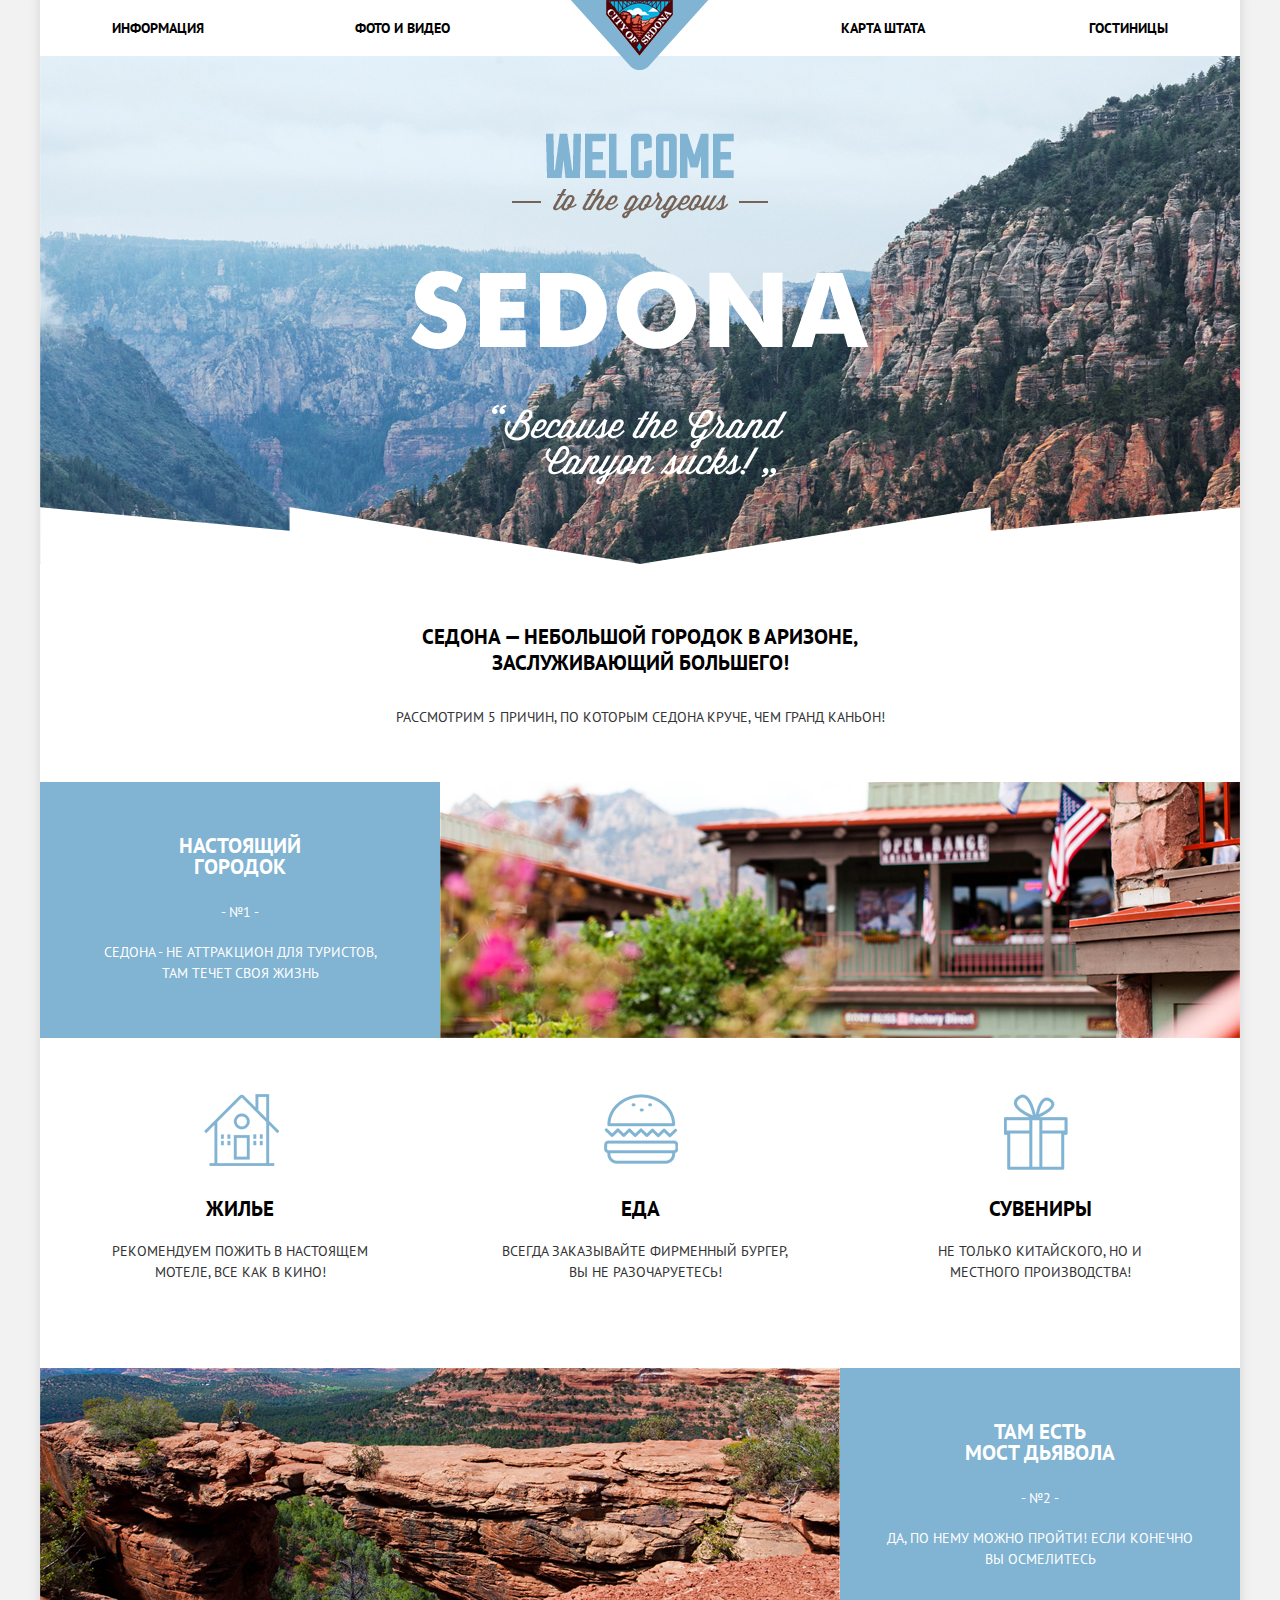
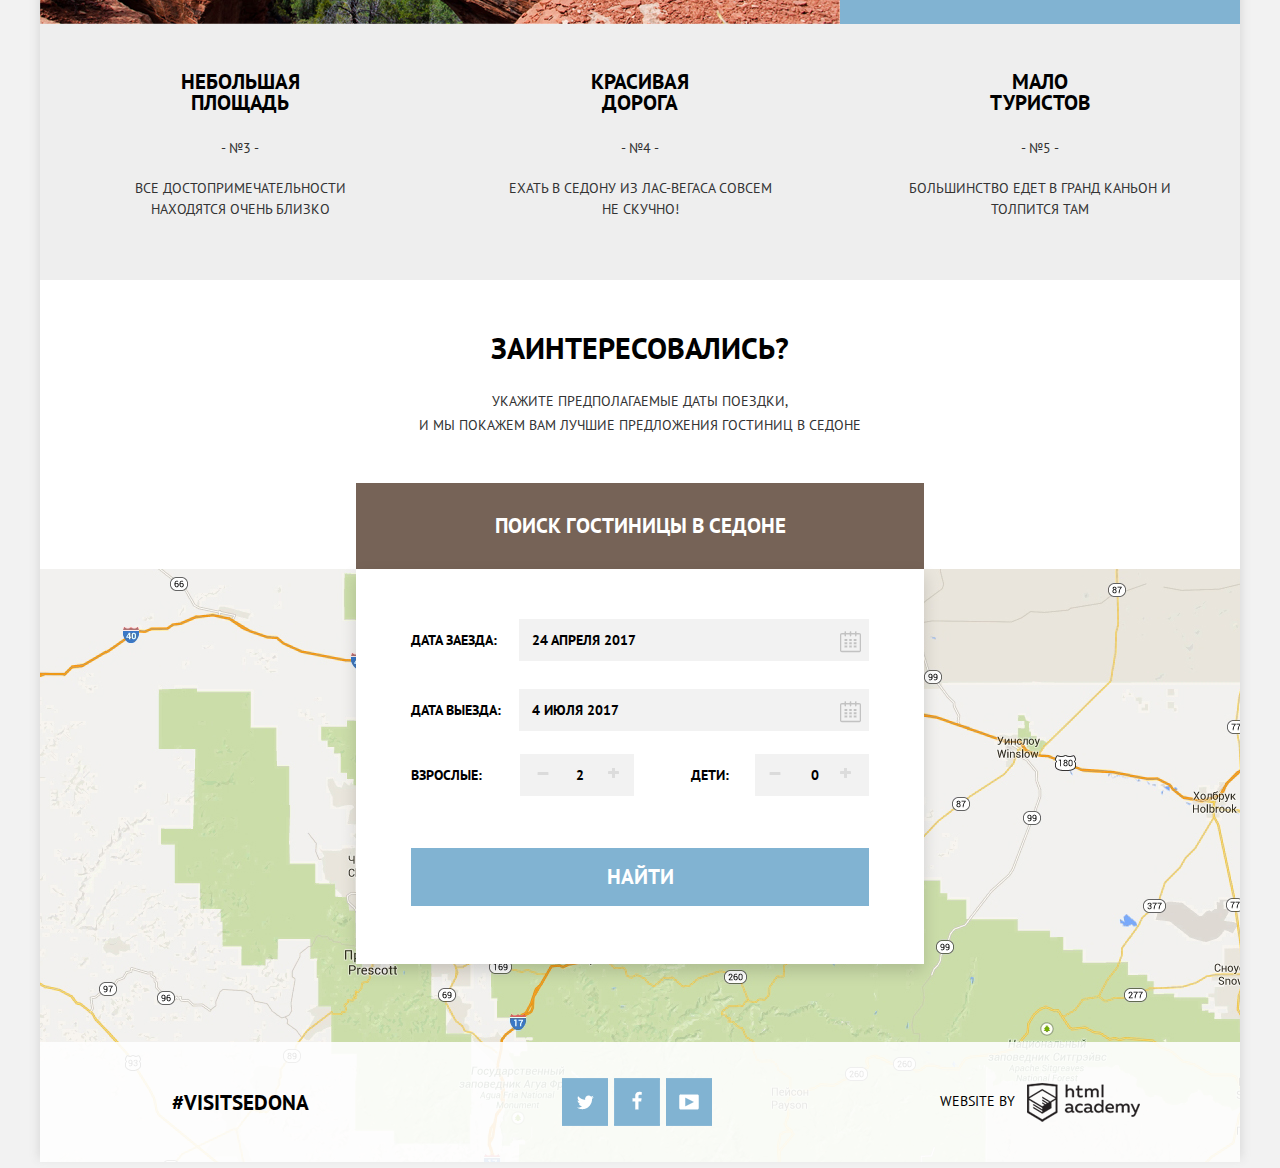
<file: index.html>
﻿<!DOCTYPE HTML>
<html lang="ru">
  <head>
    <meta charset="utf-8">
    <title>Седона</title>
    <link rel="stylesheet" href="css/normalize.css">
    <link rel="stylesheet" href="css/style.min.css">
    <link href='https://fonts.googleapis.com/css?family=PT+Sans:400,700&amp;subset=latin,cyrillic' rel='stylesheet' type='text/css'>  
  </head>
  <body>
    <div class="wrapper">
      <header class="header">
        <div class="page-header clearfix">
          <div class="logo"><a><img src="img/logo.png" width="138" height="70" alt="Логотип"></a></div>
          <ul class="main-nav">
            <li>
              <a href="#">Информация</a>
            </li>
            <li>
              <a href="#">Фото и видео</a>
            </li>
            <li>
              <a href="#">Карта штата</a>
            </li>
            <li>
              <a href="catalog.html">Гостиницы</a>
            </li>
          </ul>
        </div>
      </header>

      <main class="index-content">
        <section class="slogan">
          <div class="top-background-image">
            <img class="top-image" src="img/greeting-text.png" width="458" height="352" alt="Добро пожаловать в Седону">
          </div>
          <div class="promo">
            <h1>Седона — небольшой городок в Аризоне, <br>заслуживающий большего!</h1>
            <p>Рассмотрим 5 причин, по которым Седона круче, чем Гранд Каньон!</p>
          </div>
        </section>
        <section class="features-blue">
          <div class="text-content one-third">
            <h2>Настоящий <br>городок</h2>
            <span class="number">- №1 -</span>
            <p> Седона - не аттракцион для туристов, там течет своя жизнь</p>
          </div>
          <div class="view-image">
            <img src="img/motel-cut.jpg" width="800" height="256" alt="Улица">
          </div>
        </section>
        <section class="features-white">
          <div class="text-content one-third house">
            <h2>Жилье</h2>
            <p>Рекомендуем пожить в настоящем мотеле, все как в кино!</p>
          </div>
          <div class="text-content one-third food">
            <h2>Еда</h2>
            <p>Всегда заказывайте фирменный бургер, вы не разочаруетесь!</p>
          </div>
          <div class="text-content one-third gift">
            <h2>Сувениры</h2>
            <p>Не только китайского, но и местного производства!</p>
          </div>
        </section>
        <section class="features-blue">
          <div class="view-image two-third">
            <img src="img/canyon-cut.jpg" width="800" height="256" alt="Каньон">
          </div>
          <div class="text-content one-third blue">
            <h2>Там есть <br>мост Дьявола</h2>
            <span class="number">- №2 -</span>
            <p>Да, по нему можно пройти! Если конечно вы осмелитесь</p>
          </div>
        </section>
        <section class="features-grey">
          <div class="text-content one-third">
            <h2>Небольшая <br>площадь</h2>
            <span class="number">- №3 -</span>
            <p>Все достопримечательности находятся очень близко</p>
          </div>
          <div class="text-content one-third">
            <h2>Красивая <br>дорога</h2>
            <span class="number">- №4 -</span>
            <p>Ехать в Седону из Лас-Вегаса совсем не скучно!</p>
          </div>
          <div class="text-content one-third">
            <h2>Мало <br>туристов</h2>
            <span class="number">- №5 -</span>
            <p>Большинство едет в Гранд каньон и толпится там</p>
          </div>
        </section>
        <section class="interested">
          <div class="interested-container">
            <h2>Заинтересовались?</h2>
            <p>Укажите предполагаемые даты поездки, <br>и мы покажем вам лучшие предложения гостиниц в Седоне</p>
            <button type="button" class="button-search">Поиск гостиницы в Седоне</button>
          </div>

          <div class="search-form-container">
            <form class="search-form" action="https://echo.htmlacademy.ru" method="get">
              <div class="form-line date">
                <label for="day-in" class="label">Дата заезда:</label>
                <input class="date-field" type="text" id="day-in" name="in" placeholder="24 апреля 2017" required>
                <button class="look-icons icon-calendar" type="button"></button>
              </div>
              <div class="form-line date">
                <label for="day-out" class="label">Дата выезда:</label>
                <input class="date-field" type="text" id="day-out" name="out" placeholder="4 июля 2017">
                <button class="look-icons icon-calendar" type="button"></button>
              </div>
              <div class="form-line half-width  clearfix">
                <div class="people adult">
                  <label for="adult" class="label">Взрослые:</label>
                  <button class="look-icons minus-btn" type="button">-</button>
                  <input class="unit-field" type="text" name="adults" id="adult" value="2" required>
                  <button class="look-icons plus-btn" type="button">+</button>
                </div>
                <div class="people children">
                  <label for="kid" class="label">Дети:</label>
                  <button class="look-icons minus-btn" type="button">-</button>
                  <input class="unit field" type="text" name="kids" id="kid" value="0">
                  <button class="look-icons plus-btn" type="button">+</button>
                </div>
              </div>
              <button class="find-btn" type="submit">Найти</button>
            </form>
          </div>
        </section>
      </main>
    
      <div class="map">
        <div class="map-picture">
          <iframe src="https://www.google.com/maps/embed?pb=!1m18!1m12!1m3!1d591938.158762296!2d-111.94959381352574!3d34.95592605864562!2m3!1f0!2f0!3f0!3m2!1i1024!2i768!4f13.1!3m3!1m2!1s0x872da132f942b00d%3A0x5548c523fa6c8efd!2sSedona%2C+AZ%2C+USA!5e0!3m2!1sen!2sru!4v1446837046152" allowfullscreen></iframe>
        </div>
        
        <footer class="footer">
          <span class="hashtag">#Visitsedona</span>
          <div class="social">
            <a class="social-btn social-btn-tw" href="#"></a>
            <a class="social-btn social-btn-fb" href="#"></a>
            <a class="social-btn social-btn-youtube" href="#"></a>
          </div>
          <address class="copyright">
            <span class="site">Website by</span>
            <a class="btn" href="https://htmlacademy.ru">HTML Academy</a>      
          </address>
        </footer>
      </div>
    </div>
  </body>
</html>
</file>
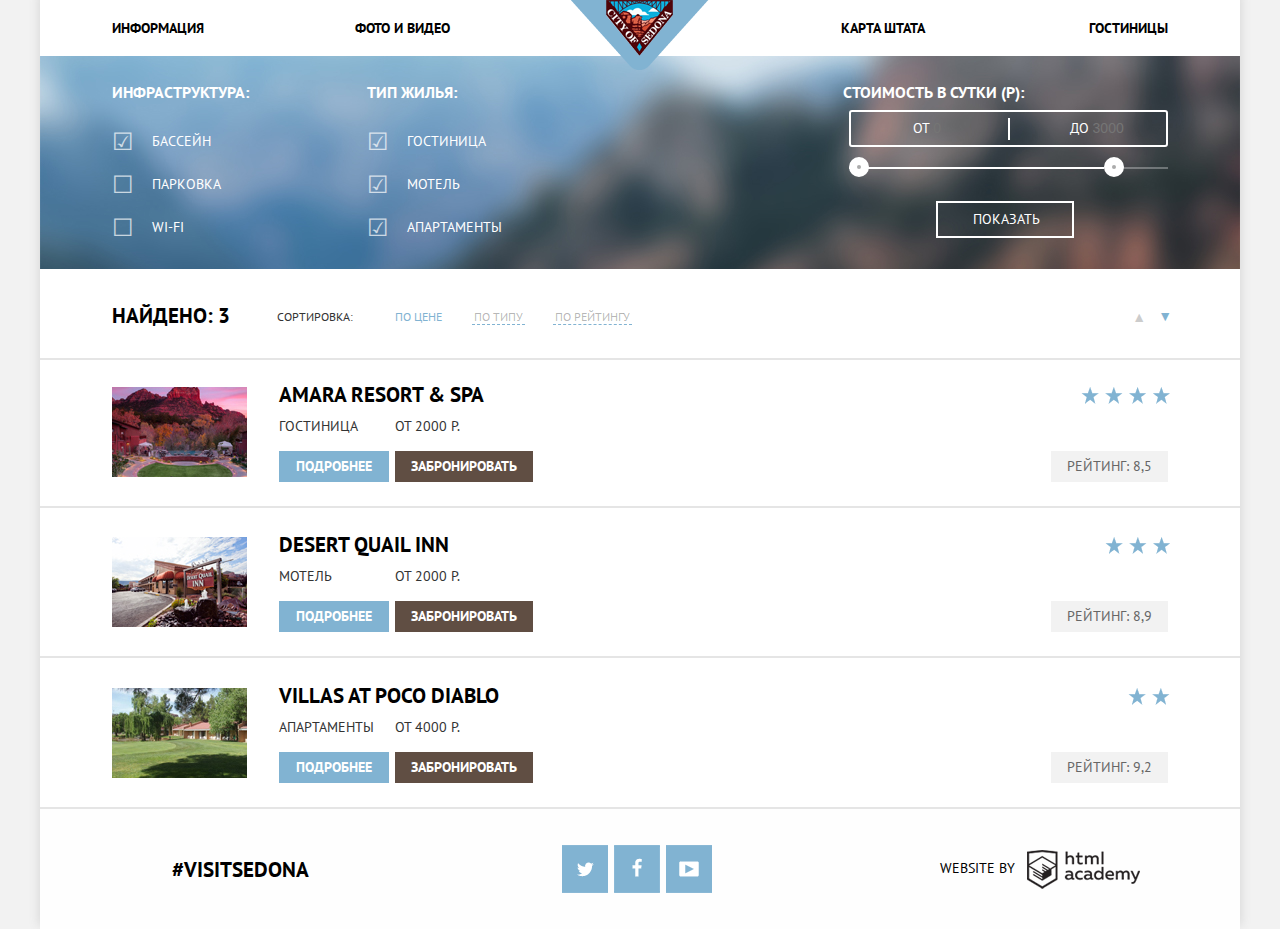
<file: catalog.html>
﻿<!DOCTYPE HTML>
<html lang="ru">

<head>
  <meta charset="utf-8">
  <title>Седона - список отелей</title>
  <link rel="stylesheet" href="css/normalize.css">
  <link rel="stylesheet" href="css/style.min.css">
  <link href='https://fonts.googleapis.com/css?family=PT+Sans:400,700&amp;subset=latin,cyrillic' rel='stylesheet' type='text/css'>
</head>

<body>
  <div class="wrapper">
    <header class="header">
      <div class="page-header">
        <div class="logo">
          <a href="index.html"><img src="img/logo.png" width="138" height="70" alt="Логотип"></a>
        </div>
        <ul class="main-nav">
          <li>
            <a href="#">Информация</a>
          </li>
          <li>
            <a href="#">Фото и видео</a>
          </li>
          <li>
            <a href="#">Карта штата</a>
          </li>
          <li>
            <a>Гостиницы</a>
          </li>
        </ul>
      </div>
    </header>

    <div class="filters clearfix">
      <form action="https://echo.htmlacademy.ru/" method="GET">
        <div class="filters-column">
          <h2 class="filters-title">Инфраструктура:</h2>
          <div class="filter-checkbox">
            <input type="checkbox" name="infrastructure1" value="i1" id="ch1" checked>
            <label for="ch1">Бассейн</label>
          </div>
          <div class="filter-checkbox">
            <input type="checkbox" name="infrastructure2" value="i2" id="ch2">
            <label for="ch2">Парковка</label>
          </div>
          <div class="filter-checkbox">
            <input type="checkbox" name="infrastructure3" value="i3" id="ch3">
            <label for="ch3">Wi-Fi</label>
          </div>
        </div>
        <div class="filters-column">
          <h2 class="filters-title">Тип жилья:</h2>
          <div class="filter-checkbox">
            <input type="checkbox" name="hotel1" value="h1" id="ch4" checked="">
            <label for="ch4">Гостиница</label>
          </div>
          <div class="filter-checkbox">
            <input type="checkbox" name="hotel2" value="h2" id="ch5" checked="">
            <label for="ch5">Мотель</label>
          </div>
          <div class="filter-checkbox">
            <input type="checkbox" name="hotel3" value="h3" id="ch6" checked="">
            <label for="ch6">Апартаменты</label>
          </div>
        </div>
        <div class="filters-price">
          <h2 class="filters-title">Стоимость в сутки (Р):</h2>
          <div class="price-frame">
            <label class="price-frame-input">от
              <input class="min-price" type="text" placeholder="0" value="">
            </label>
            <div class="price-frame-input-line"></div>
            <label class="price-frame-input">до
              <input class="max-price" type="text" placeholder="3000" value="">
            </label>
          </div>
          <div class="range-controls">
            <div class="scale">
              <div class="bar"></div>
            </div>
            <div class="toggle min-toggle"></div>
            <div class="toggle max-toggle"></div>
          </div>
          <button type="submit" class="submit">Показать</button>
        </div>
      </form>
    </div>

    <section class="results">
      <div class="sorting clearfix">
        <div class="results-title">Найдено: 3</div>
        <div class="list">
          <ul>
            <li>Сортировка:</li>
            <li>
              <a class="sorting-active disabled" href="#">По цене</a>
            </li>
            <li>
              <a class="disabled" href="#">По типу</a>
            </li>
            <li>
              <a class="disabled" href="#">По рейтингу</a>
            </li>
          </ul>
        </div>
        <div class="sorting-controls">
          <a class="arrow ascending" href="#"></a>
          <a class="arrow descending down-active" href="#"></a>
        </div>
      </div>

      <div class="item clearfix">
        <figure class="itempic-wrapper"><img src="img/hotel-img1.jpg" width="135" height="90" alt="Amara Resort & Spa">
        </figure>
        <div class="item-description">
          <a href="#" class="item-title">Amara Resort & Spa</a>
          <div class="item-buttons">
            <div class="type">Гостиница</div>
            <a href="#" class="item-btn details">Подробнее</a>
          </div>
          <div class="item-buttons">
            <div class="price">от 2000 р.</div>
            <a href="#" class="item-btn book">Забронировать</a>
          </div>
        </div>
        <div class="item-rating">
          <div class="rating-stars">
            <img src="img/stars4.png" alt="rating star" width="89" height="17">
          </div>
          <p class="rating-text">Рейтинг: 8,5</p>
        </div>
      </div>
      <div class="item desert clearfix">
        <figure class="itempic-wrapper"><img src="img/hotel-img2.jpg" width="135" height="90" alt="Desert Quail Inn">
        </figure>
        <div class="item-description">
          <a href="#" class="item-title">Desert Quail Inn</a>
          <div class="item-buttons">
            <div class="type">Мотель</div>
            <a href="#" class="item-btn details">Подробнее</a>
          </div>
          <div class="item-buttons">
            <div class="price">от 2000 р.</div>
            <a href="#" class="item-btn book">Забронировать</a>
          </div>
        </div>
        <div class="item-rating">
          <div class="rating-stars">
            <img src="img/stars3.png" alt="rating star" width="65" height="17">
          </div>
          <p class="rating-text">Рейтинг: 8,9</p>
        </div>
      </div>
      <div class="item villas clearfix">
        <figure class="itempic-wrapper"><img src="img/hotel-img3.jpg" width="135" height="90" alt="Villas at Poco Diablo">
        </figure>
        <div class="item-description clearfix">
          <a href="#" class="item-title">Villas at Poco Diablo</a>
          <div class="item-buttons">
            <div class="type">Апартаменты</div>
            <a href="#" class="item-btn details">Подробнее</a>
          </div>
          <div class="item-buttons">
            <div class="price">от 4000 р.</div>
            <a href="#" class="item-btn book">Забронировать</a>
          </div>
        </div>

        <div class="item-rating">
          <div class="rating-stars">
            <img src="img/stars2.png" alt="rating star" width="42" height="17">
            <span class="icon-star"></span>
          </div>
          <p class="rating-text">Рейтинг: 9,2</p>
        </div>
      </div>
    </section>


    <footer class="footer">
      <span class="hashtag">#Visitsedona</span>
      <div class="social">
        <a class="social-btn social-btn-tw" href="#"></a>
        <a class="social-btn social-btn-fb" href="#"></a>
        <a class="social-btn social-btn-youtube" href="#"></a>
      </div>
      <address class="copyright">
        <span class="site">Website by</span>
        <a class="btn" href="https://htmlacademy.ru">HTML Academy</a>      
      </address>
    </footer>
  </div>
</body>

</html>
</file>
<file: css/style.min.css>
﻿body{font-family:'PT Sans',Arial,sans-serif;font-size:14px;font-weight:400;line-height:21px;margin:0;text-transform:uppercase;color:#333;background-color:#f2f2f2}.wrapper{position:relative;min-width:768px;max-width:1200px;margin-right:auto;margin-left:auto;background-color:#fff;box-shadow:0 -5px 9px 2px #dbdbdb}h1{line-height:26px}.page-header a,h1,h2{font-weight:700}.page-header a{font-size:14px;line-height:26px;color:#000}.sorting-controls .arrow:hover,h1,h2{color:#000}.features-blue h2,h1,h2{font-size:21px}.interested-container h2{font-size:30px;line-height:24px}.filters-title{font-size:16px;margin:56px 0 29px;padding:0;color:#000}.results-title{font-weight:700}.results-title,.sorting-title,h2 .item-title{font-size:21px;line-height:26px;color:#000}.header{font-size:0;height:56px;margin-right:auto;margin-left:auto;background-color:#fff}.main-nav{font-size:0;margin:0;padding:15px 6% 19px}.main-nav li{display:inline-block;width:20%;vertical-align:middle}.main-nav a{text-decoration:none}.main-nav li:nth-child(2){box-sizing:border-box;margin-right:20%;padding-left:3%}.main-nav li:nth-child(3){box-sizing:border-box;padding-right:3%;text-align:right}.main-nav li:nth-child(4){text-align:right}.main-nav a:hover,.sorting-controls .arrow:active{color:#81b3d2}.main-nav a:active{color:rgba(0,0,0,.3)}.logo{position:absolute;z-index:20;left:50%;margin-right:auto;margin-left:-69px}.logo,.logo a,.logo img{border:none;outline:none}.top-background-image{position:relative;height:431px;padding-top:77px;background:#d9eaf2 url(../img/background-photo.jpg) no-repeat;background-size:cover}.top-background-image img{display:block;width:458px;height:352px;margin:0 auto}.top-background-image:after{position:absolute;bottom:0;left:0;display:block;width:100%;height:57px;content:'';background:url(../img/mask.png) no-repeat;background-size:100% 57px}.features-blue,.features-grey,.features-white,.slogan{text-align:center}.promo{width:576px;margin:0 auto;padding-top:60px;padding-bottom:40px;background-color:#fff}.promo h1{margin:0;padding:0 0 17px}.features-white h2{padding:0;width:166px;margin:0 auto;padding-bottom:22px}.features-white p,figure{margin:0;padding:0}.features-white{font-size:0;min-height:330px;background-color:#fff}.number{padding-bottom:21px}.features-blue,.text-content{display:inline-block;vertical-align:top}.text-content{font-size:14px;line-height:21px;box-sizing:border-box;width:33.333333%;padding-right:5.1%;padding-left:5.1%}.view-image{display:inline-block;overflow:hidden;width:66.666666%;vertical-align:middle}.features-blue{font-size:0;overflow:hidden;min-height:256px;max-height:256px;color:#fff;background-color:#81b3d2}.features-blue h2{margin-bottom:25px;padding-top:36px;color:#fff}.blue{padding-right:3.5%;padding-left:3.5%}.text-content .text-content{padding-top:0}.features-grey{font-size:0;min-height:256px;background-color:#eee}.features-grey h2{margin-bottom:25px;padding-top:30px;background-color:#eee}.features-blue p,.features-grey p{padding-top:5px}.features-white .one-third{position:relative;padding-top:160px}.features-white .one-third:before{position:absolute;top:56px;left:50.5%;display:block;margin-left:-38px;content:''}.house:before{top:60px;left:162px;width:75px;height:72px;background-image:url(../img/house-icon.png)}.food:before{top:61px;left:563px;width:74px;height:70px;background-image:url(../img/food-icon.png)}.gift:before{top:56px;left:968px;width:64px;height:76px;background-image:url(../img/gift-icon.png)}.food p{width:288px}.interested-container{line-height:24px;width:568px;margin:0 auto;text-align:center}.interested-container h2{margin:56px 0 29px;padding:0}.button-search{font-family:inherit;font-size:21px;font-weight:700;line-height:26px;width:568px;height:86px;margin-top:32px;cursor:pointer;text-transform:inherit;color:#fff;border:none;outline:none;background-color:#766357}.search-form-container{position:relative}.search-form{font-weight:700;line-height:26px;position:absolute;z-index:1;top:0;left:50%;display:block;width:568px;min-height:345px;margin-left:-284px;padding-top:50px;transition:1s;color:#000;background:#fff;box-shadow:0 7px 15px rgba(0,0,0,.15);-webkit-animation:bounce .6s;animation:bounce .6s}@-webkit-keyframes bounce{0%{-webkit-transform:translateX(-2000px);-ms-transform:translateX(-2000px);transform:translateX(-2000px)}to{-webkit-transform:translateX(-50%);-ms-transform:translateX(-50%);transform:translateX(-50%)}}@keyframes bounce{0%{-webkit-transform:translateX(-2000px);-ms-transform:translateX(-2000px);transform:translateX(-2000px)}to{-webkit-transform:translateX(-50%);-ms-transform:translateX(-50%);transform:translateX(-50%)}}.form-line{font-size:0;position:relative;display:block;width:458px;margin-right:auto;margin-bottom:28px;margin-left:auto}.form-line input{font-family:inherit;font-size:14px;font-weight:inherit;line-height:inherit;width:335px;height:38px;margin-left:4px;padding:4px 0 4px 11px;vertical-align:middle;text-transform:inherit;border:2px solid #f2f2f2;outline:none;background-color:#f2f2f2}.date input{text-indent:11px;margin:0;padding:0 11px 0 0}.form-line input:hover{border:2px solid #ebebeb;background-color:#ebebeb}.form-line input:focus{border:2px solid #e5e5e5;background-color:#fff}.form-line input::-webkit-input-placeholder{color:#000}.form-line input::-moz-placeholder{opacity:1;color:#000}.form-line input:-ms-input-placeholder{color:#000}.look-icons{font-size:0;position:absolute;top:1px;width:37px;height:36px;border:none;outline:none}.icon-calendar{font-size:20px;position:absolute;top:12px;right:-8px;margin:0;padding:0;color:#c2c2c2;background:url(../img/index-form-calendar-icon.png) no-repeat}.icon-calendar:hover{opacity:1}.icon-calendar:active{opacity:1;background:url(../img/index-calendar-blue.png) no-repeat}.icon-calendar:hover{background-image:url(../img/index-calendar-blue.png)}.icon-calendar:active{background-image:url(../img/index-calendar-black.png)}.label{font-size:14px;display:inline-block;width:108px;vertical-align:middle}.half-width{margin-top:-5px}.people{font-size:0;position:relative;display:block;width:226px;margin:0;padding:0}.people input{padding:0;text-indent:6px;display:inline-block;width:110px;margin:0;text-align:center;vertical-align:middle;color:#000}.adult{float:left;text-align:left}.adult label{width:66px;margin-right:43px}.children{float:right;text-align:right}.children label{width:40px;margin-right:26px}.minus-btn,.plus-btn{cursor:pointer;opacity:.3}.minus-btn{left:126px;background:url(../img/minus.png) no-repeat;top:18px}.minus-btn:hover{opacity:1;background-image:url(../img/minus-black.png)}.minus-btn:active{opacity:1;background-image:url(../img/minus-blue.png)}.plus-btn{top:14px;right:0;background:url(../img/plus.png) no-repeat 8px -1px}.plus-btn:hover{opacity:1;background-image:url(../img/plus-black.png)}.plus-btn:active{opacity:1;background-image:url(../img/plus-blue.png)}.find-btn{font-family:inherit;font-size:21px;font-weight:700;line-height:inherit;display:block;width:458px;height:58px;margin-top:52px;margin-right:auto;margin-left:auto;cursor:pointer;text-transform:inherit;color:#fff;border:1px solid #81b3d2;outline:none;background-color:#81b3d2}.find-btn:hover{color:#fff;background-color:#669ec0}.find-btn:active{color:rgba(255,255,255,.3);background-color:#5496bd}.filters,.map{background-size:cover}.map{position:relative;height:593px;background:#cbdda9 url(../img/map.jpg) no-repeat;background-position:center 0}.map-picture iframe{width:100%;height:593px;border:0}.filters{padding:26px 6% 30px;color:#fff;background:#766357 url(../img/hotels-background.jpg) no-repeat}.filters-column{float:left;box-sizing:border-box;width:186px;margin-right:6.5%}.filters-price{float:right;width:30.8%}.clearfix:after{display:table;clear:both;content:''}.filters-column h2,.filters-price h2{font-size:16px;margin:0;padding:0 0 7px;color:#fff}.filters input[type=checkbox]{display:none}.filters input[type=checkbox]+label{font-size:14px;cursor:pointer}.filters input[type=checkbox]+label:before{font-family:'symbols-sedona';font-size:24px;display:inline-block;width:40px;content:'\2610';vertical-align:middle;opacity:.7;color:#fff}.filters input[type=checkbox]+label:hover:before{opacity:1}.filters input[type=checkbox]:checked+label:before{content:'\2611'}.filters input[type=checkbox]:disabled+label:before{opacity:.3}.filter-checkbox{margin-top:21px}.price-frame{box-sizing:border-box;width:98%;margin-left:2%;padding:5px 0;text-align:center;border:2px solid #fff;border-radius:3px}.price-frame-input{display:inline-block;width:47%;vertical-align:middle;text-indent:27px}.price-frame-input-line{display:inline-block;width:2px;height:22px;vertical-align:middle;background:#fff}.price-frame input{width:40px;margin:0;padding:0;color:#fff;border:none;outline:none;background:0 0}.range-controls{position:relative;width:98%;margin-left:2%;padding-top:20px;padding-bottom:32px}.range-controls .scale{height:2px;background:rgba(255,255,255,.3)}.scale .bar{width:80%;height:2px;background:#fff}.toggle{position:absolute;top:10px;width:4px;height:4px;cursor:pointer;border:8px solid #fff;border-radius:50%;background:#ababab}.max-toggle{left:80%}.toggle:hover{background:#1c4f80}.submit{font-family:'PT Sans',Arial,sans-serif;font-size:14px;display:block;width:138px;height:37px;margin:0 auto;padding:6px 35px;text-align:center;text-decoration:none;text-transform:uppercase;color:#fff;border:2px solid #fff;outline:none;background:0 0}.submit:hover{color:#000;background:#fff}.sorting{padding:29px 6%;border-bottom:2px solid #e5e5e5}.results-title{float:left;width:135px;margin-right:25px;padding-top:5px}.list{float:left}.list ul{font-size:0;margin:0;padding:8px 0 0 5px;list-style:none}.list li{font-size:12px;display:inline-block;margin-right:28px;vertical-align:top}.list li:first-child{margin-right:40px}.list a{padding-right:2px;padding-left:2px;text-decoration:none;color:rgba(0,0,0,.3);border-bottom:1px dashed #81b3d2}.list .sorting-active{color:#81b3d2;border-bottom:none}.sorting-controls{position:relative;bottom:3px;float:right;margin-right:-8px;text-align:right}.ascending,.down-active{display:inline-block;width:14px;height:11px;margin-top:8px;vertical-align:top;border:none}.down-active{margin-top:7px}.sorting-controls .arrow{padding:4px;text-decoration:none;color:#ccc}.sorting-controls .down-active{text-decoration:none;color:#81b3d2}.item{padding:27px 6% 24px;border-bottom:2px solid #e5e5e5}.itempic-wrapper{float:left;width:135px;height:90px;margin-right:32px}.item-description{float:left;max-width:264px}.item-buttons a,.item-description>a{font-weight:700;display:block;text-decoration:none}.item-description>a{line-height:26px;margin:-5px 0 0;color:#000;font-size:21px;padding:0}.item-buttons{float:left;min-width:110px;max-width:142px;margin-top:8px;margin-right:6px}.item-buttons a{font-size:14px;margin-top:14px;padding:5px 16px;text-align:center}.book,.details{color:#fff;background-color:#81b3d2}.book{background-color:#604e43}.item-rating{float:right;text-align:right}.item-rating .rating-text{font-size:14px;margin:36px 0 0;padding:5px 16px;color:#666;background:#f2f2f2}.rating-stars{font-size:0;margin-right:-2px}.desert{padding-top:29px}.villas{padding-top:30px}.footer{font-size:0;position:relative;padding:36px 0;background:rgba(254,254,254,.9)}.map .footer{position:absolute;bottom:0;left:0;width:100%}.hashtag{font-size:21px;font-weight:700;display:inline-block;width:33.3333333%;text-align:center;vertical-align:middle;text-decoration:none;color:#000}.social{font-size:0;width:33.3333333%}.social .social-btn{font-size:20px;display:inline-block;width:42px;height:18px;margin-right:6px;padding:15px 2px;vertical-align:middle;text-decoration:none;color:#fff;background:#81b3d2}.social::before{position:absolute;display:block;content:''}.social .social-btn-tw{background:url(../img/twitter.png) no-repeat center}.social .social-btn-fb{background:url(../img/facebook.png) no-repeat center}.social .social-btn-youtube{background:url(../img/youtube.png) no-repeat center}.social .social-btn-tw:hover{background:url(../img/twitter1.png) no-repeat center}.social .social-btn-fb:hover{background:url(../img/facebook1.png) no-repeat center}.social .social-btn-youtube:hover{background:url(../img/youtube1.png) no-repeat center}.social .social-btn-tw:active{background:#5496bd url(../img/twitter2.png) no-repeat center}.social .social-btn-fb:active{background:#5496bd url(../img/facebook2.png) no-repeat center}.social .social-btn-youtube:active{background:#5496bd url(../img/youtube2.png) no-repeat center}.copyright,.copyright a,.social{display:inline-block;text-align:center;vertical-align:middle}.copyright{font-style:normal;text-decoration:none;color:#000;font-size:14px;width:33.3333333%}.copyright a{font-size:0;width:113px;height:39px;margin-left:8px;background:url(../img/logo-copyright.png) no-repeat}.copyright a:hover{background:url(../img/logo-copyright-blue.png) no-repeat}.copyright a:active{opacity:.3;background:url(../img/logo-copyright-grey.png) no-repeat}.icon-check-off:before{content:'\2610'}.icon-check-on:before{content:'\2611'}.ascending:before{content:'\25b2'}.down-active:before{content:'\25bc'}
</file>
